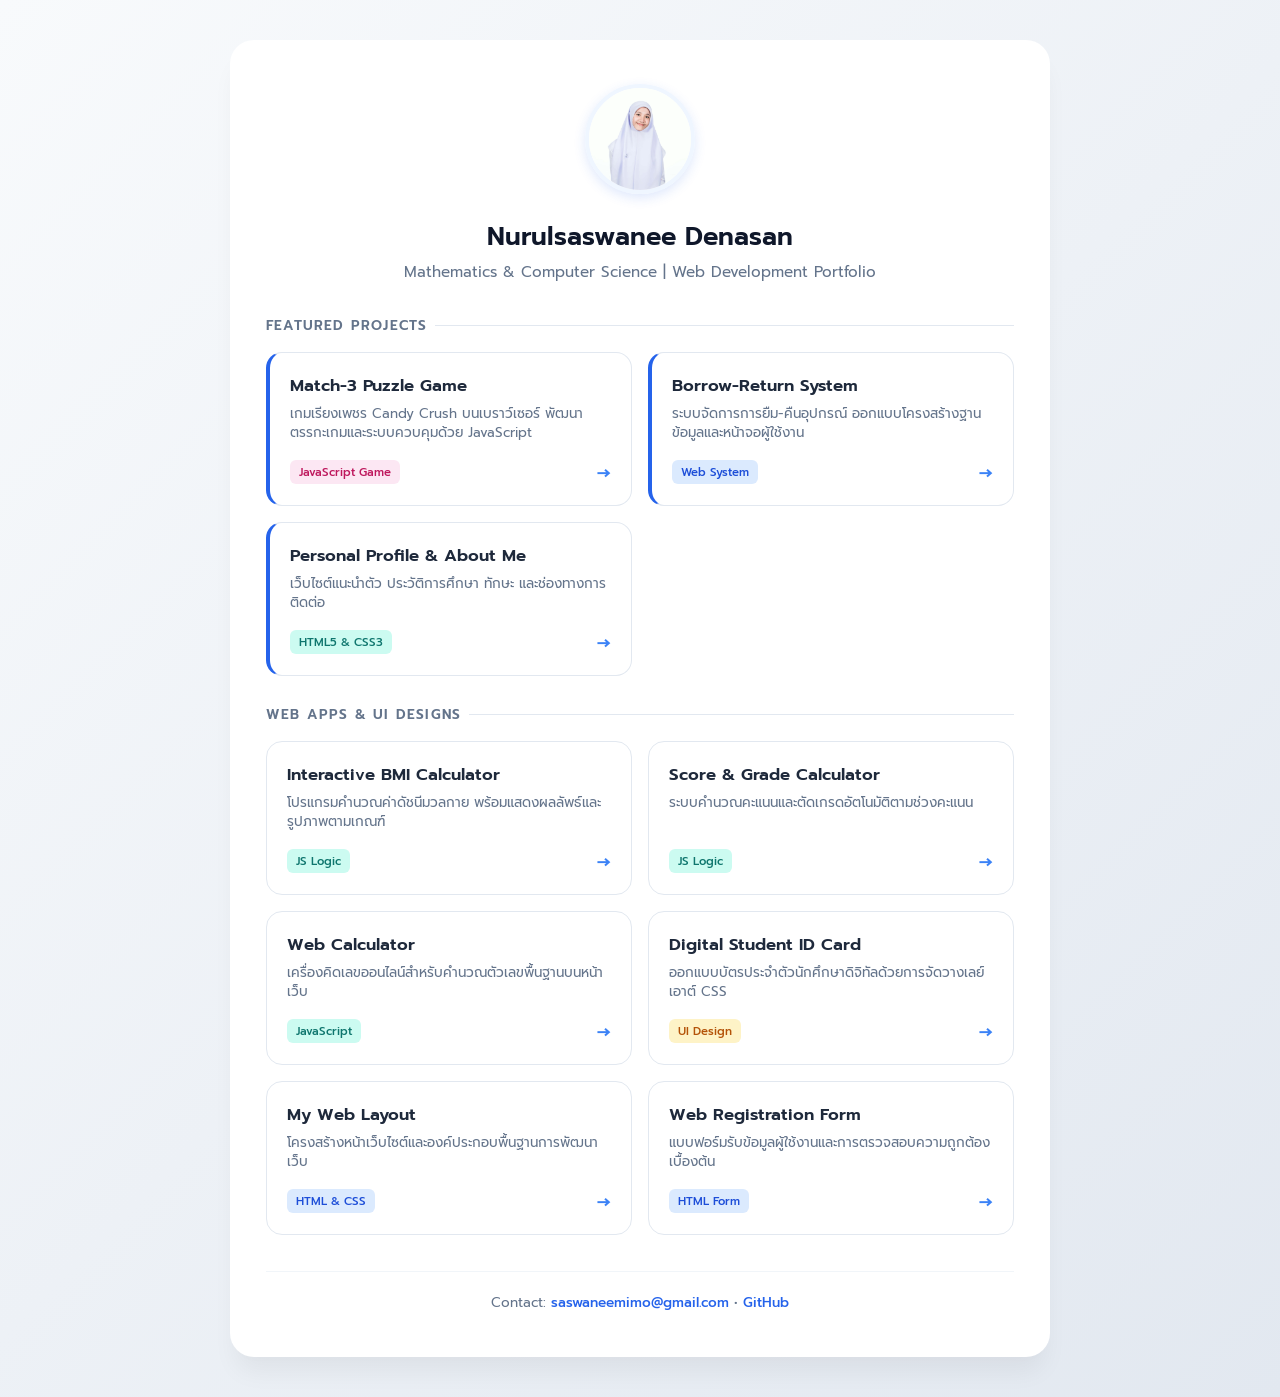
<file: index.html>
<!DOCTYPE html>
<html lang="th">
<head>
    <meta charset="UTF-8">
    <meta name="viewport" content="width=device-width, initial-scale=1.0">
    <title>Nurulsaswanee Denasan | Web Portfolio</title>
    <link href="https://fonts.googleapis.com/css2?family=Prompt:wght@300;400;500;600&display=swap" rel="stylesheet">
    <style>
        * {
            box-sizing: border-box;
            margin: 0;
            padding: 0;
        }
        body {
            font-family: 'Prompt', sans-serif;
            background: linear-gradient(135deg, #f8fafc 0%, #e2e8f0 100%);
            color: #1e293b;
            min-height: 100vh;
            display: flex;
            justify-content: center;
            align-items: center;
            padding: 40px 20px;
        }
        .portfolio-card {
            background: #ffffff;
            max-width: 820px;
            width: 100%;
            border-radius: 24px;
            padding: 44px 36px;
            box-shadow: 0 20px 25px -5px rgba(0, 0, 0, 0.05), 0 8px 10px -6px rgba(0, 0, 0, 0.01);
            text-align: center;
        }
        .avatar {
            width: 110px;
            height: 110px;
            border-radius: 50%;
            object-fit: cover;
            border: 4px solid #eff6ff;
            box-shadow: 0 4px 12px rgba(37, 99, 235, 0.15);
            margin-bottom: 16px;
        }
        .name {
            font-size: 1.6rem;
            font-weight: 600;
            color: #0f172a;
            margin-bottom: 4px;
        }
        .role {
            font-size: 0.95rem;
            color: #64748b;
            margin-bottom: 32px;
        }
        .section-title {
            font-size: 0.85rem;
            text-transform: uppercase;
            letter-spacing: 1.2px;
            color: #64748b;
            font-weight: 600;
            margin: 28px 0 16px 0;
            text-align: left;
            display: flex;
            align-items: center;
            gap: 8px;
        }
        .section-title::after {
            content: "";
            flex: 1;
            height: 1px;
            background: #e2e8f0;
        }
        .project-grid {
            display: grid;
            grid-template-columns: repeat(auto-fit, minmax(240px, 1fr));
            gap: 16px;
        }
        .project-item {
            display: flex;
            flex-direction: column;
            justify-content: space-between;
            padding: 20px;
            border: 1px solid #e2e8f0;
            border-radius: 16px;
            text-decoration: none;
            color: inherit;
            background: #ffffff;
            transition: all 0.25s ease;
            text-align: left;
        }
        .project-item:hover {
            border-color: #3b82f6;
            background: #eff6ff;
            transform: translateY(-3px);
            box-shadow: 0 10px 15px -3px rgba(59, 130, 246, 0.12);
        }
        .project-item.featured {
            border-left: 4px solid #2563eb;
        }
        .project-item h3 {
            font-size: 1.05rem;
            font-weight: 600;
            color: #1e293b;
            margin-bottom: 6px;
        }
        .project-item p {
            font-size: 0.84rem;
            color: #64748b;
            line-height: 1.45;
            margin-bottom: 16px;
        }
        .card-footer {
            display: flex;
            justify-content: space-between;
            align-items: center;
        }
        .badge {
            font-size: 0.72rem;
            padding: 3px 9px;
            border-radius: 6px;
            background: #dbeafe;
            color: #1d4ed8;
            font-weight: 500;
        }
        .badge-pink { background: #fce7f3; color: #be185d; }
        .badge-teal { background: #ccfbf1; color: #0f766e; }
        .badge-amber { background: #fef3c7; color: #b45309; }
        .arrow {
            font-size: 1.1rem;
            color: #3b82f6;
            font-weight: bold;
            transition: transform 0.2s ease;
        }
        .project-item:hover .arrow {
            transform: translateX(4px);
        }
        .footer {
            margin-top: 36px;
            padding-top: 20px;
            border-top: 1px solid #f1f5f9;
            font-size: 0.85rem;
            color: #64748b;
        }
        .footer a {
            color: #2563eb;
            text-decoration: none;
            font-weight: 500;
        }
        .footer a:hover {
            text-decoration: underline;
        }
    </style>
</head>
<body>

    <div class="portfolio-card">
        <img src="Web/aboutme/me.jpg" alt="Nurulsaswanee Denasan" class="avatar" onerror="this.style.display='none'">
        
        <h1 class="name">Nurulsaswanee Denasan</h1>
        <p class="role">Mathematics & Computer Science | Web Development Portfolio</p>

        <!-- หมวดที่ 1: โปรเจกต์เด่น -->
        <div class="section-title">Featured Projects</div>
        <div class="project-grid">
            <a href="Web/Candy_Crush_Game.html" class="project-item featured">
                <div>
                    <h3>Match-3 Puzzle Game</h3>
                    <p>เกมเรียงเพชร Candy Crush บนเบราว์เซอร์ พัฒนาตรรกะเกมและระบบควบคุมด้วย JavaScript</p>
                </div>
                <div class="card-footer">
                    <span class="badge badge-pink">JavaScript Game</span>
                    <span class="arrow">→</span>
                </div>
            </a>

            <a href="Web/borrow-return_system/borrow-return.html" class="project-item featured">
                <div>
                    <h3>Borrow-Return System</h3>
                    <p>ระบบจัดการการยืม-คืนอุปกรณ์ ออกแบบโครงสร้างฐานข้อมูลและหน้าจอผู้ใช้งาน</p>
                </div>
                <div class="card-footer">
                    <span class="badge">Web System</span>
                    <span class="arrow">→</span>
                </div>
            </a>

            <a href="Web/aboutme/aboutmeV4.html" class="project-item featured">
                <div>
                    <h3>Personal Profile & About Me</h3>
                    <p>เว็บไซต์แนะนำตัว ประวัติการศึกษา ทักษะ และช่องทางการติดต่อ</p>
                </div>
                <div class="card-footer">
                    <span class="badge badge-teal">HTML5 & CSS3</span>
                    <span class="arrow">→</span>
                </div>
            </a>
        </div>

        <!-- หมวดที่ 2: เว็บแอปพลิเคชันและงานออกแบบ -->
        <div class="section-title">Web Apps & UI Designs</div>
        <div class="project-grid">
            <a href="Web/bmiform/bmiform.html" class="project-item">
                <div>
                    <h3>Interactive BMI Calculator</h3>
                    <p>โปรแกรมคำนวณค่าดัชนีมวลกาย พร้อมแสดงผลลัพธ์และรูปภาพตามเกณฑ์</p>
                </div>
                <div class="card-footer">
                    <span class="badge badge-teal">JS Logic</span>
                    <span class="arrow">→</span>
                </div>
            </a>

            <a href="Web/score_grade/score2grade.html" class="project-item">
                <div>
                    <h3>Score & Grade Calculator</h3>
                    <p>ระบบคำนวณคะแนนและตัดเกรดอัตโนมัติตามช่วงคะแนน</p>
                </div>
                <div class="card-footer">
                    <span class="badge badge-teal">JS Logic</span>
                    <span class="arrow">→</span>
                </div>
            </a>

            <a href="Web/calculate.html" class="project-item">
                <div>
                    <h3>Web Calculator</h3>
                    <p>เครื่องคิดเลขออนไลน์สำหรับคำนวณตัวเลขพื้นฐานบนหน้าเว็บ</p>
                </div>
                <div class="card-footer">
                    <span class="badge badge-teal">JavaScript</span>
                    <span class="arrow">→</span>
                </div>
            </a>

            <a href="Web/mycard/mycard.html" class="project-item">
                <div>
                    <h3>Digital Student ID Card</h3>
                    <p>ออกแบบบัตรประจำตัวนักศึกษาดิจิทัลด้วยการจัดวางเลย์เอาต์ CSS</p>
                </div>
                <div class="card-footer">
                    <span class="badge badge-amber">UI Design</span>
                    <span class="arrow">→</span>
                </div>
            </a>

            <a href="Web/myweb/myweb.html" class="project-item">
                <div>
                    <h3>My Web Layout</h3>
                    <p>โครงสร้างหน้าเว็บไซต์และองค์ประกอบพื้นฐานการพัฒนาเว็บ</p>
                </div>
                <div class="card-footer">
                    <span class="badge">HTML & CSS</span>
                    <span class="arrow">→</span>
                </div>
            </a>

            <a href="Web/form/form.html" class="project-item">
                <div>
                    <h3>Web Registration Form</h3>
                    <p>แบบฟอร์มรับข้อมูลผู้ใช้งานและการตรวจสอบความถูกต้องเบื้องต้น</p>
                </div>
                <div class="card-footer">
                    <span class="badge">HTML Form</span>
                    <span class="arrow">→</span>
                </div>
            </a>
        </div>

        <div class="footer">
            Contact: <a href="mailto:saswaneemimo@gmail.com">saswaneemimo@gmail.com</a> • 
            <a href="https://github.com/Nurulsaswanee" target="_blank">GitHub</a>
        </div>
    </div>

</body>
</html>
</file>
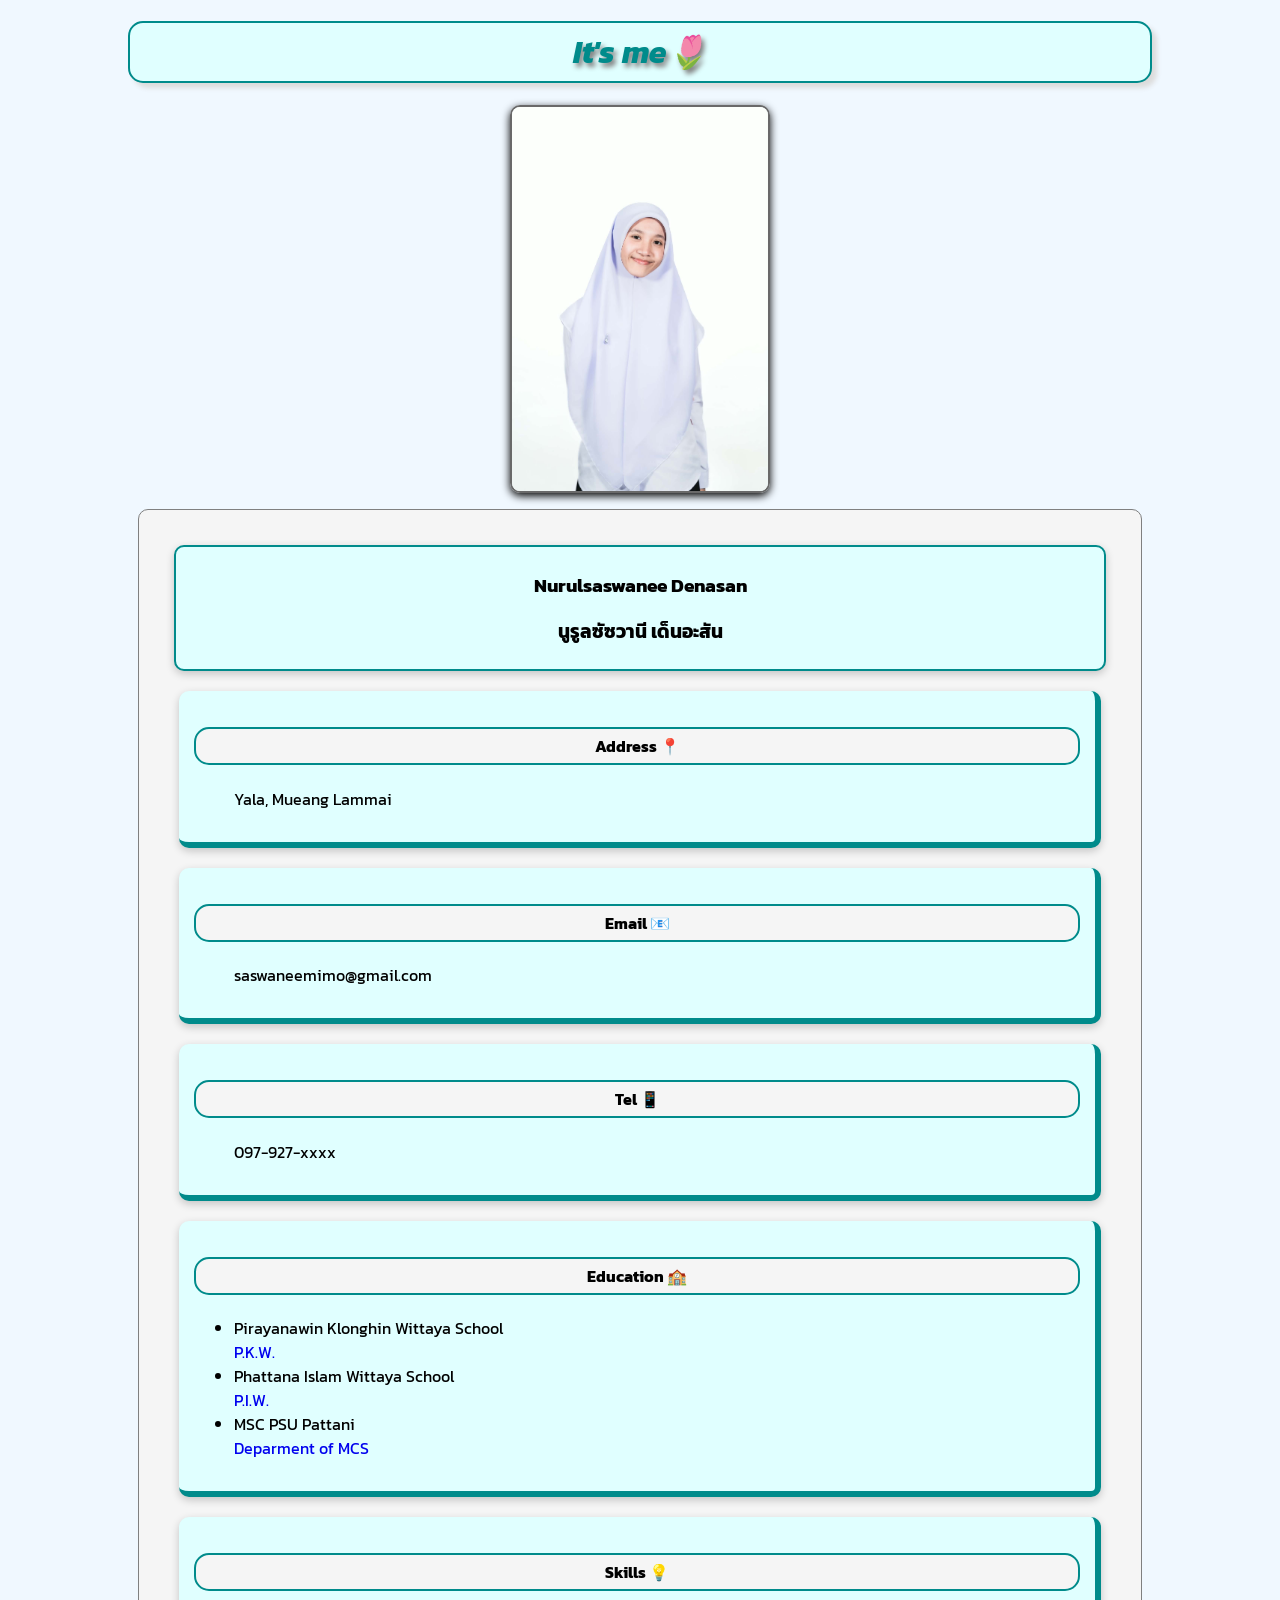
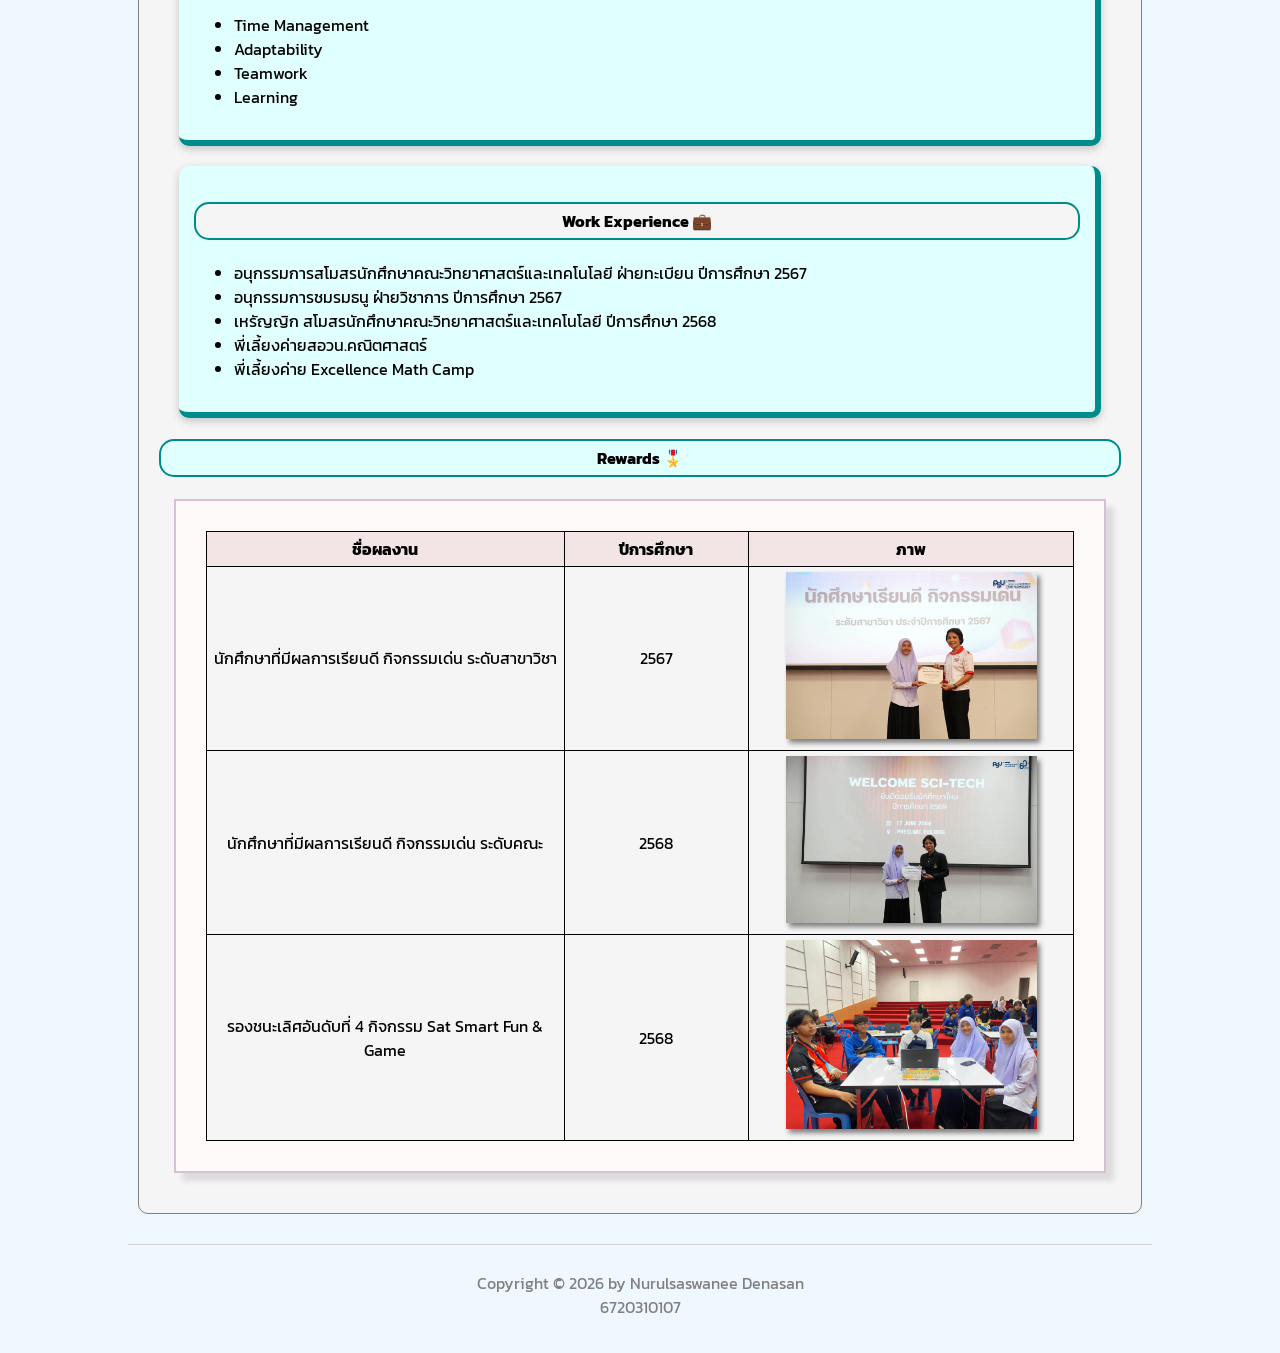
<file: Web/aboutme/aboutmeV4.html>
<!DOCTYPE html>
<html>

<head>
    <title>About Me</title>
    <meta http-equiv="Content-Type" content="text/html;charset=UTF-8">
    <link rel="stylesheet" href="https://fonts.googleapis.com/css?family=Audiowide|Sofia|Kanit">
    <link rel="icon" type="image/x-icon" href="webicon.jpg">

    <style>
        /* internal CS */
        body {
            font-family: Kanit, Times, serif;
            background-color: aliceblue;
            color: black;
            margin-left: 10%;
            margin-right: 10%;
        }

        h1 {
            background-color: lightcyan;
            color: darkcyan;
            text-align: center;
            border: 2px solid darkcyan;
            padding: 5px;
            border-radius: 15px;
            text-shadow: 3px 4px 5px grey;
            box-shadow: 5px 5px 5px gainsboro;
        }

        h4 {
            background-color: whitesmoke;
            color: black;
            text-align: center;
            border: 2px solid darkcyan;
            padding: 5px;
            border-radius: 15px;
        }

        .frame {
            border: 1px solid gray;
            margin: 10px;
            padding: 20px;
            background-color: WhiteSmoke;
            border-radius: 10px;
        }

        .name {
            background-color: lightcyan;
            color: black;
            border: 2px solid darkcyan;
            padding: 5px;
            border-radius: 10px;
            text-align: center;
            box-shadow: 0 3px 8px rgba(0, 0, 0, .2);
            margin: 15px;
        }

        .bgrd-table {
            background-color: rgb(243, 229, 229);
        }

        .contrainer {
            border: 2px solid thistle;
            padding: 30px;
            margin-top: 20px;
            margin-left: 15px;
            margin-right: 15px;
            background-color: snow;
            box-shadow: 8px 8px 5px gainsboro;
            margin-bottom: 20px;
        }

        footer {
            color: grey;
            padding: 10px;
            font-family: kanit;

            border-top:1px solid lightgray;
            margin-top:30px;
            text-align:center;
        }

        a:link {
            text-decoration: none;
        }

        th,td {
            color: black;
            padding: 5px;
            text-align: center;
            border: 1px solid black;
            margin-left: 15px;
            margin-right: 15px;
        }

        .th1{
            width: 40%;
        }

        .th2{
            width: 20%;
        }

        .section{
            background-color: lightcyan;
            border-right: 6px solid darkcyan;
            border-bottom: 6px solid darkcyan;
            padding: 15px;
            margin: 20px;
            border-radius: 10px;
            box-shadow: 0 3px 8px rgba(0, 0, 0, .2);
        }

        table{
            border-collapse: collapse;
            background-color: whitesmoke;
            width: 100%;
            table-layout: fixed;
        }

        .img{
            border: 2px solid rgb(105, 105, 105);
            border-radius: 10px;
            box-shadow: 0 3px 8px black;
        }

        .img-table{
            box-shadow: 3px 4px 5px gray;
        }


    </style>

</head>

<body>
    <h1><b><i>It's me🌷</i></b></h1>
    
    <center><img src="me.jpg" alt="Photo" width="25%" class="img"></center>

    <div class="frame">
        <div class="name h4">
            <h3><b>Nurulsaswanee Denasan</b></h3>
            <h3>นูรูลซัซวานี เด็นอะสัน</h3>
        </div>

        <div class="section">
        <h4>Address 📍</h4>
        <p>
        <blockquote>Yala, Mueang Lammai</blockquote>
        </p>
        </div>

        <div class="section">
        <h4>Email 📧</h4>
        <p>
        <blockquote>saswaneemimo@gmail.com</blockquote>
        </p>
        </div>

        <div class="section">
        <h4>Tel 📱</h4>
        <p>
        <blockquote>097-927-xxxx</blockquote>
        </p>
        </div>

        <div class="section">
        <h4>Education 🏫</h4>
        <ul>
            <li>Pirayanawin Klonghin Wittaya School</li>
            <a href="https://piraya.ac.th/">P.K.W.</a>
            <li>Phattana Islam Wittaya School</li>
            <a href="https://www.facebook.com/piwlammai/?locale=th_TH">P.I.W.</a>
            <li>MSC PSU Pattani</li>
            <a href="https://www.mcs.psu.ac.th/">Deparment of MCS</a>
        </ul>
        </div>

        <div class="section">
        <h4>Skills 💡</h4>
        <ul>
            <li>Time Management</li>
            <li>Adaptability</li>
            <li>Teamwork</li>
            <li>Learning</li>
        </ul>
        </div>

        <div class="section">
        <h4>Work Experience 💼</h4>
        <ul>
            <li>อนุกรรมการสโมสรนักศึกษาคณะวิทยาศาสตร์และเทคโนโลยี ฝ่ายทะเบียน ปีการศึกษา 2567</li>
            <li>อนุกรรมการชมรมธนู ฝ่ายวิชาการ ปีการศึกษา 2567</li>
            <li>เหรัญญิก สโมสรนักศึกษาคณะวิทยาศาสตร์และเทคโนโลยี ปีการศึกษา 2568</li>
            <li>พี่เลี้ยงค่ายสอวน.คณิตศาสตร์</li>
            <li>พี่เลี้ยงค่าย Excellence Math Camp</li>
        </ul>
        </div>

        <h4 style="background-color: lightcyan;">Rewards 🎖️</h4>
        <div class="contrainer">

            <table>
                <tr>
                    <th class="bgrd-table th1">ชื่อผลงาน</th>
                    <th class="bgrd-table th2">ปีการศึกษา</th>
                    <th class="bgrd-table">ภาพ</th>
                </tr>
                <tr>
                    <td>นักศึกษาที่มีผลการเรียนดี กิจกรรมเด่น ระดับสาขาวิชา</td>
                    <td>2567</td>
                    <td>
                        <center><img src="2.jpg" alt="No" width="80%" class="img-table"></center>
                    </td>
                </tr>
                <tr>
                    <td>นักศึกษาที่มีผลการเรียนดี กิจกรรมเด่น ระดับคณะ</td>
                    <td>2568</td>
                    <td>
                        <center><img src="1.jpg" alt="No" width="80%" class="img-table"></center>
                    </td>
                </tr>
                <tr>
                    <td>รองชนะเลิศอันดับที่ 4 กิจกรรม Sat Smart Fun & Game</td>
                    <td>2568</td>
                    <td>
                        <center><img src="3.jpg" alt="No" width="80%" class="img-table"></center>
                    </td>
                </tr>
            </table>
  
        </div>
    </div>

<footer>
    <center>
        <p>Copyright &copy; 2026 by Nurulsaswanee Denasan <br> 6720310107</p>
    </center>
</footer>
</body>

</html>
</file>
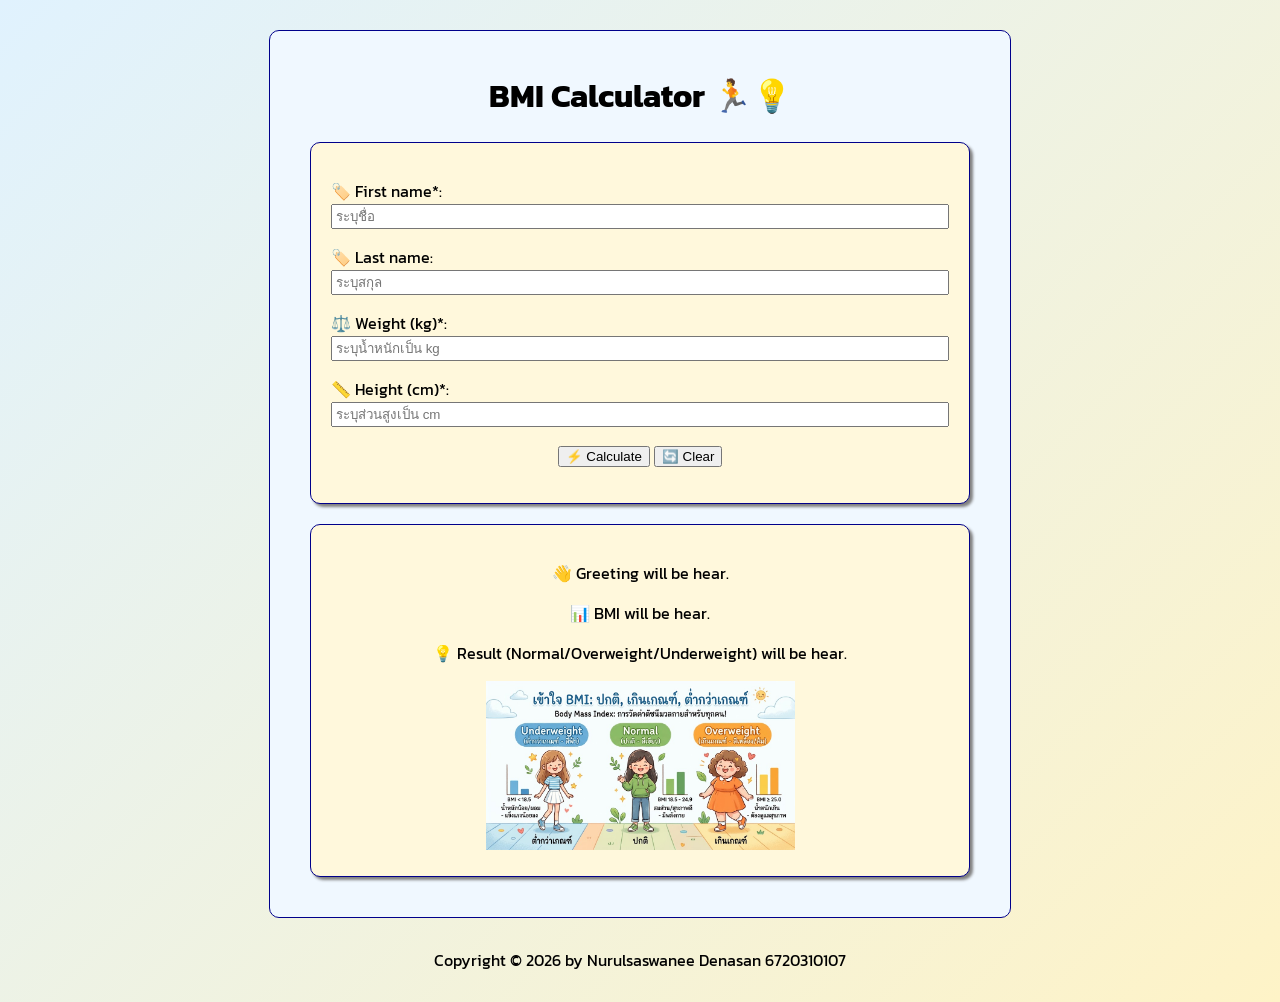
<file: Web/bmiform/bmiform.html>
<!-- bmiform.html -->
<!DOCTYPE html>
<!-- html>head+body+footer -->
<html>

<head>
    <title>BMI Calculator</title>
    <meta charset="utf-8">
    <meta name="viewport" content="width=device-width, initial-scale=1.0">
    <link rel="icon" type="image/x-icon" href="bmi.png">
    <!-- Google Fonts: Kanit -->
    <link href="https://fonts.googleapis.com/css2?family=Kanit:wght@300;400;500;600&display=swap" rel="stylesheet">
    <script>
        function calgrade() {
            let fnme = document.getElementById("fname").value;
            let lnme = document.getElementById("lname").value;
            if (fnme == "") {//if fname is empty
                alert("Please input your first name");
                document.getElementById("fname").focus(); //move cursor to id=fname
                return;
            }
            document.getElementById("grt").innerHTML = "👋 Hello, " + fnme + " " + lnme;
            let w = document.getElementById("wgt").value; //อ่านค่า weight จากฟอร์ม
            let h = document.getElementById("hgt").value; //อ่านค่า height จากฟอร์ม
            if (w == "") {
                alert("Please fill in your weight in kg.");
                document.getElementById("wgt").focus();
                return;
            }
            let kg = parseFloat(w);
            if (kg < 0 || kg > 300) {
                alert("Incorrent weight จ้า กรอกใหม่");
                document.getElementById("wgt").focus();
                return;
            }
            if (h == "") {
                alert("Please fill in your height in cm.");
                document.getElementById("hgt").focus();
                return;
            }
            let cm = parseFloat(h);
            if (cm < 0 || cm > 300) {
                alert("Incorrent height จ้า กรอกใหม่");
                document.getElementById("hgt").focus();
                return;
            }

            let hM = cm / 100;
            let bmi = kg / (hM ** 2); //คำนวณหาค่าbmi
            document.getElementById("bmi").innerHTML = "📊 BMI = " + bmi.toFixed(2);
            let rst = 'NA';
            let imgName = 'default.jpg';
            if (bmi >= 25) {
                rst = 'overweight';
                imgName = 'overweight.jpg'
            } else if (bmi >= 18.5) {
                rst = 'normal';
                imgName = 'normal.jpg'
            } else {
                rst = 'underweight';
                imgName = 'underweight.jpg'
            }
            document.getElementById("rst").innerHTML = "💡 Result = " + rst;
            document.getElementById("img_rs").src = imgName;
        }
        function checkError() {
            let w = document.getElementById("wgt").value; //อ่านค่า weight จากฟอร์ม
            let h = document.getElementById("hgt").value; //อ่านค่า height จากฟอร์ม
            if (w == "") {
                alert("Please fill in your weight in kg.");
                document.getElementById("wgt").focus();
                return;
            }
            if (w < 0 || w > 300) {
                alert("Incorrent weight จ้า กรอกใหม่");
                document.getElementById("wgt").focus();
                return;
            }
            
            if (h == "") {
                alert("Please fill in your height in cm.");
                document.getElementById("hgt").focus();
                return;
            }
            if (h < 0 || h > 300) {
                alert("Incorrent height จ้า กรอกใหม่");
                document.getElementById("hgt").focus();
                return;
            }
        }
    </script>
    <style>
        body{
            background: linear-gradient(135deg, #e0f2fe 0%, #fef3c7 100%);
            font-family: 'Kanit', sans-serif;
        }
        .frm {
            margin: 30px auto;
            border-radius: 10px;
            border: 1px solid darkblue;
            padding: 20px;
            background-color: aliceblue;
            /* text-align: center; */
            max-width: 700px;
        }

        .card-form {
            margin: 20px;
            border-radius: 10px;
            border: 1px solid darkblue;
            padding: 20px;
            background-color: cornsilk;
            box-shadow: 3px 3px 3px gray;
        }

        .card-rs {
            margin: 20px;
            border-radius: 10px;
            border: 1px solid darkblue;
            padding: 20px;
            background-color: cornsilk;
            box-shadow: 3px 3px 3px gray;
            text-align: center;
        }

        input[type="text"], input[type="number"] {
            width: 100%;       
            padding: 3px;     
            box-sizing: border-box; 
        }

        footer {
            text-align: center;
            margin: 30px;
            border-radius: 10px;
        }
    </style>
</head>

<body>
    <div class="frm">
        <center>
            <h1>BMI Calculator 🏃💡</h1>
        </center>
        <form class="card-form">
            <p>
                <label for="fname">🏷️ First name*:</label><br>
                <input type="text" id="fname" name="fname" placeholder="ระบุชื่อ" required>
            </p>
            <p>
                <label for="lname">🏷️ Last name:</label><br>
                <input type="text" id="lname" name="lname" placeholder="ระบุสกุล">
            </p>
            <p>
                <label for="wgt">⚖️ Weight (kg)*:</label><br>
                <input type="number" id="wgt" name="wgt" placeholder="ระบุน้ำหนักเป็น kg"
                    required>
            </p>
            <p>
                <label for="hgt">📏 Height (cm)*:</label><br>
                <input type="number" id="hgt" name="hgt" placeholder="ระบุส่วนสูงเป็น cm"
                    required>
            </p>
            <center><p><button type="button" onclick="calgrade()">⚡ Calculate</button>
                <button type="reset">🔄 Clear</button>
            </p></center>
        </form>
        <div class="card-rs">
            <p id="grt">👋 Greeting will be hear.</p>
            <p id="bmi">📊 BMI will be hear.</p>
            <p id="rst">💡 Result (Normal/Overweight/Underweight) will be hear.</p>
            <img src="default.jpg" alt="BMI Result Image" id="img_rs" width="50%">
        </div>
    </div>
</body>
<footer>Copyright &copy; 2026 by Nurulsaswanee Denasan 6720310107</footer>

</html>
</file>
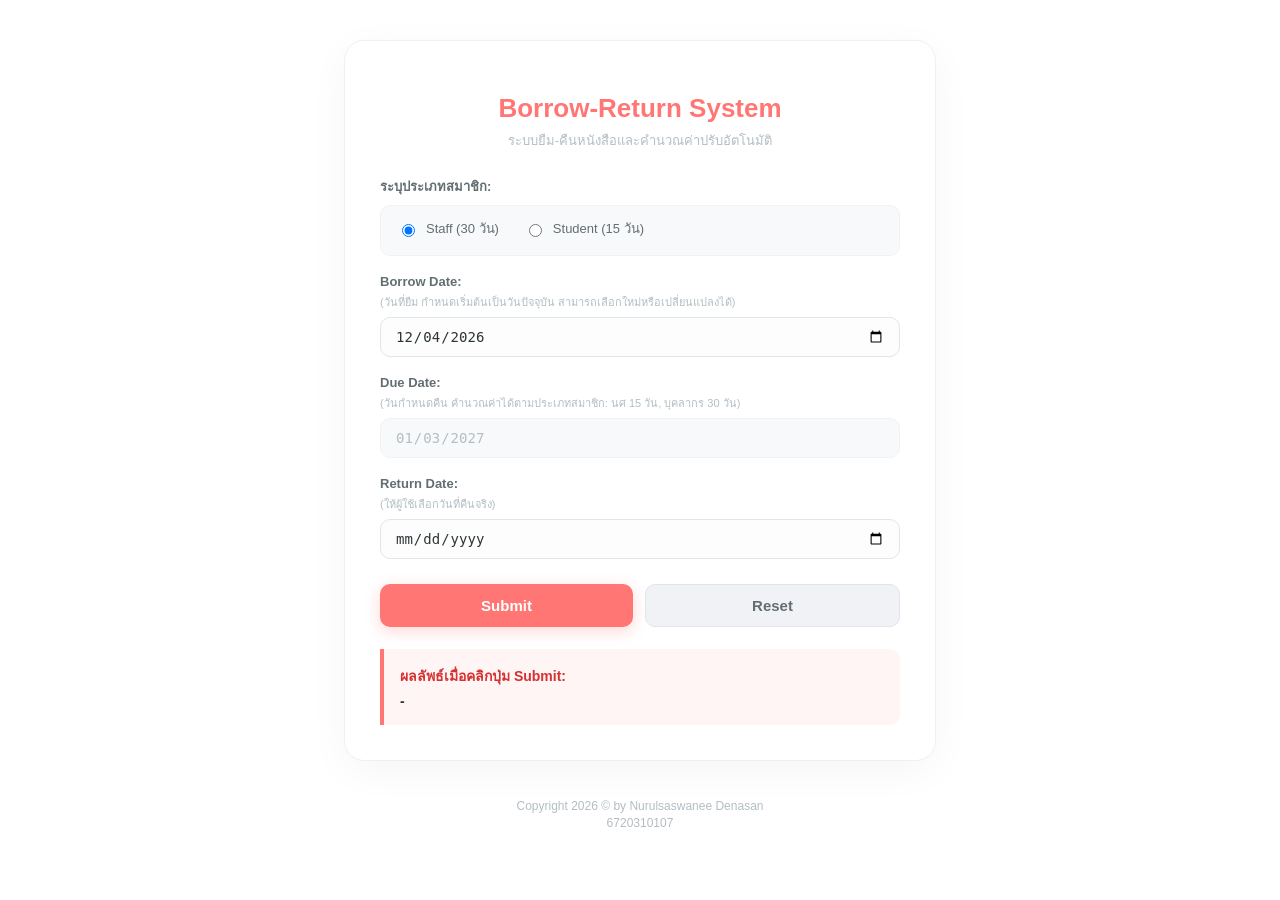
<file: Web/borrow-return_system/borrow-return.html>
<!DOCTYPE html>
<html lang="th">

<head>
    <title>Borrow-Return System</title>
    <meta charset="utf-8">
    <link rel="icon" type="image/x-icon" href="borrow.png">
    <style>
        body {
            font-family: 'Prompt', 'Segoe UI', Tahoma, sans-serif;
            background: #ffffff;
            color: #2b2b2b;
            margin: 0;
            padding: 40px 20px;
            display: flex;
            flex-direction: column;
            align-items: center;
            min-height: 100vh;
            box-sizing: border-box;
        }

        .container {
            background: #ffffff;
            padding: 35px;
            border-radius: 20px;
            box-shadow: 0 10px 40px rgba(0, 0, 0, 0.04);
            border: 1px solid #f0f0f0;
            width: 100%;
            max-width: 520px;
        }

        h1 {
            color: #ff7675;
            font-size: 26px;
            margin-bottom: 6px;
            text-align: center;
            font-weight: 600;
        }

        .subtitle {
            text-align: center;
            color: #b2bec3;
            font-size: 13px;
            margin-bottom: 25px;
            font-weight: 400;
        }

        .form-group {
            margin-bottom: 18px;
        }

        label {
            font-weight: 600;
            display: block;
            margin-bottom: 4px;
            color: #636e72;
            font-size: 13px;
        }

        .desc {
            font-size: 11px;
            color: #b2bec3;
            margin-bottom: 6px;
        }

        input[type="date"] {
            width: 100%;
            padding: 10px 14px;
            border: 1px solid #dfe6e9;
            border-radius: 10px;
            font-size: 14px;
            box-sizing: border-box;
            background-color: #fdfdfd;
            color: #2d3436;
            transition: all 0.2s ease;
        }

        input[type="date"]:focus {
            border-color: #ff7675;
            outline: none;
            box-shadow: 0 0 0 4px rgba(255, 118, 117, 0.1);
            background-color: #fff;
        }

        input[readonly] {
            background-color: #f8f9fa;
            border-color: #f1f2f6;
            color: #b2bec3;
        }

        .radio-group {
            display: flex;
            gap: 25px;
            margin-top: 8px;
            background: #f8f9fa;
            padding: 12px 16px;
            border-radius: 10px;
            border: 1px solid #f1f2f6;
        }

        .radio-group label {
            font-weight: 500;
            cursor: pointer;
            display: flex;
            align-items: center;
            gap: 8px;
            color: #636e72;
        }

        .btn-container {
            display: flex;
            gap: 12px;
            margin-top: 25px;
        }

        button {
            flex: 1;
            padding: 12px;
            border: none;
            border-radius: 10px;
            font-size: 15px;
            font-weight: 600;
            cursor: pointer;
            transition: transform 0.1s, opacity 0.2s;
        }

        button[type="button"] {
            background-color: #ff7675;
            color: white;
            box-shadow: 0 4px 15px rgba(255, 118, 117, 0.3);
        }

        button[type="reset"] {
            background-color: #f1f2f6;
            color: #636e72;
            border: 1px solid #dfe6e9;
        }

        .result-box {
            margin-top: 22px;
            padding: 16px;
            background: #fff5f5;
            border-left: 4px solid #ff7675;
            border-radius: 0 10px 10px 0;
            font-size: 14px;
        }

        .result-box b {
            color: #d63031;
        }

        #rs {
            display: block;
            margin-top: 6px;
            font-weight: 600;
            color: #2d3436;
        }

        footer {
            margin-top: 25px;
            text-align: center;
            font-size: 12px;
            color: #b2bec3;
            line-height: 1.4;
        }
    </style>
    <script>
        function cal2show() {
            let m_type = document.querySelector('input[name="m_type"]:checked').value;
            let b_date = document.getElementById("borrowDate").value; 
            if (b_date == "") {
                alert("Please select Borrow Date."); return;
            }
            let r_date = document.getElementById("returnDate").value; 
            if (r_date == "") {
                alert("Please select Return Date."); return;
            }
            
            let b_time = new Date(b_date).getTime();
            let r_time = new Date(r_date).getTime();

            if (r_time < b_time) {
                alert("Return Date cannot be earlier than Borrow Date."); return;
            }

            let d_date = new Date(b_date);
            let allowDays = (m_type === "Staff") ? 30 : 15;
            d_date.setDate(d_date.getDate() + allowDays);
            let d_time = d_date.getTime();

            let rs = "";
            let diff = r_time - d_time;
            let overdueDays = Math.ceil(diff / (1000 * 60 * 60 * 24));

            if (overdueDays <= 0) {
                rs = "(1) คืนสำเร็จ (ไม่มีค่าปรับ)";
            } else {
                let fine = overdueDays * 5;
                rs = "(2) คืนเกินกำหนด มีค่าปรับเป็นจำนวน " + fine + " บาท (เกิน " + overdueDays + " วัน)";
            }

            document.getElementById("rs").innerHTML = rs;
        }

        function updateDueDate() {
            let b_date = document.getElementById("borrowDate").value;
            if (b_date == "") return;

            let m_type = document.querySelector('input[name="m_type"]:checked').value;
            let allowDays = (m_type === "Staff") ? 30 : 15;

            let d_date = new Date(b_date);
            d_date.setDate(d_date.getDate() + allowDays);

            let yyyy = d_date.getFullYear();
            let m = d_date.getMonth() + 1;
            let d = d_date.getDate();
            let mm = (m < 10) ? "0" + m : m;
            let dd = (d < 10) ? "0" + d : d;

            document.getElementById("dueDate").value = yyyy + "-" + mm + "-" + dd;
        }

        function setDefault() {
            let curdate = new Date();  
            let yyyy = curdate.getFullYear();
            let m = curdate.getMonth() + 1; 
            let d = curdate.getDate(); 
            let mm = (m < 10) ? "0" + m : m;
            let dd = (d < 10) ? "0" + d : d;
            let current_date = yyyy + "-" + mm + "-" + dd; 

            document.getElementById("borrowDate").value = current_date;
            updateDueDate();
            document.getElementById("rs").innerHTML = "-";
        }
    </script>
</head>

<body onload="setDefault()">
    <div class="container">
        <h1>Borrow-Return System</h1>
        <div class="subtitle">ระบบยืม-คืนหนังสือและคำนวณค่าปรับอัตโนมัติ</div>
        
        <div class="form-group">
            <label>ระบุประเภทสมาชิก:</label>
            <div class="radio-group">
                <label><input type="radio" id="staff" name="m_type" value="Staff" checked onclick="updateDueDate()"> Staff (30 วัน)</label>
                <label><input type="radio" id="student" name="m_type" value="Student" onclick="updateDueDate()"> Student (15 วัน)</label>
            </div>
        </div>
        
        <div class="form-group">
            <label for="borrowDate">Borrow Date:</label>
            <div class="desc">(วันที่ยืม กำหนดเริ่มต้นเป็นวันปัจจุบัน สามารถเลือกใหม่หรือเปลี่ยนแปลงได้)</div>
            <input type="date" id="borrowDate" name="borrowDate" onchange="updateDueDate()">
        </div>
        
        <div class="form-group">
            <label for="dueDate">Due Date:</label>
            <div class="desc">(วันกำหนดคืน คำนวณค่าได้ตามประเภทสมาชิก: นศ 15 วัน, บุคลากร 30 วัน)</div>
            <input type="date" id="dueDate" name="dueDate" readonly>
        </div>

        <div class="form-group">
            <label for="returnDate">Return Date:</label>
            <div class="desc">(ให้ผู้ใช้เลือกวันที่คืนจริง)</div>
            <input type="date" id="returnDate" name="returnDate">
        </div>
        
        <div class="btn-container">
            <button type="button" onclick="cal2show()">Submit</button>
            <button type="reset" onclick="setTimeout(setDefault, 10)">Reset</button>
        </div>

        <div class="result-box">
            <b>ผลลัพธ์เมื่อคลิกปุ่ม Submit:</b>
            <span id="rs">-</span>
        </div>
    </div>

    <footer>
        <p>Copyright 2026 &copy; by Nurulsaswanee Denasan <br> 6720310107</p>
    </footer>
</body>

</html>
</file>
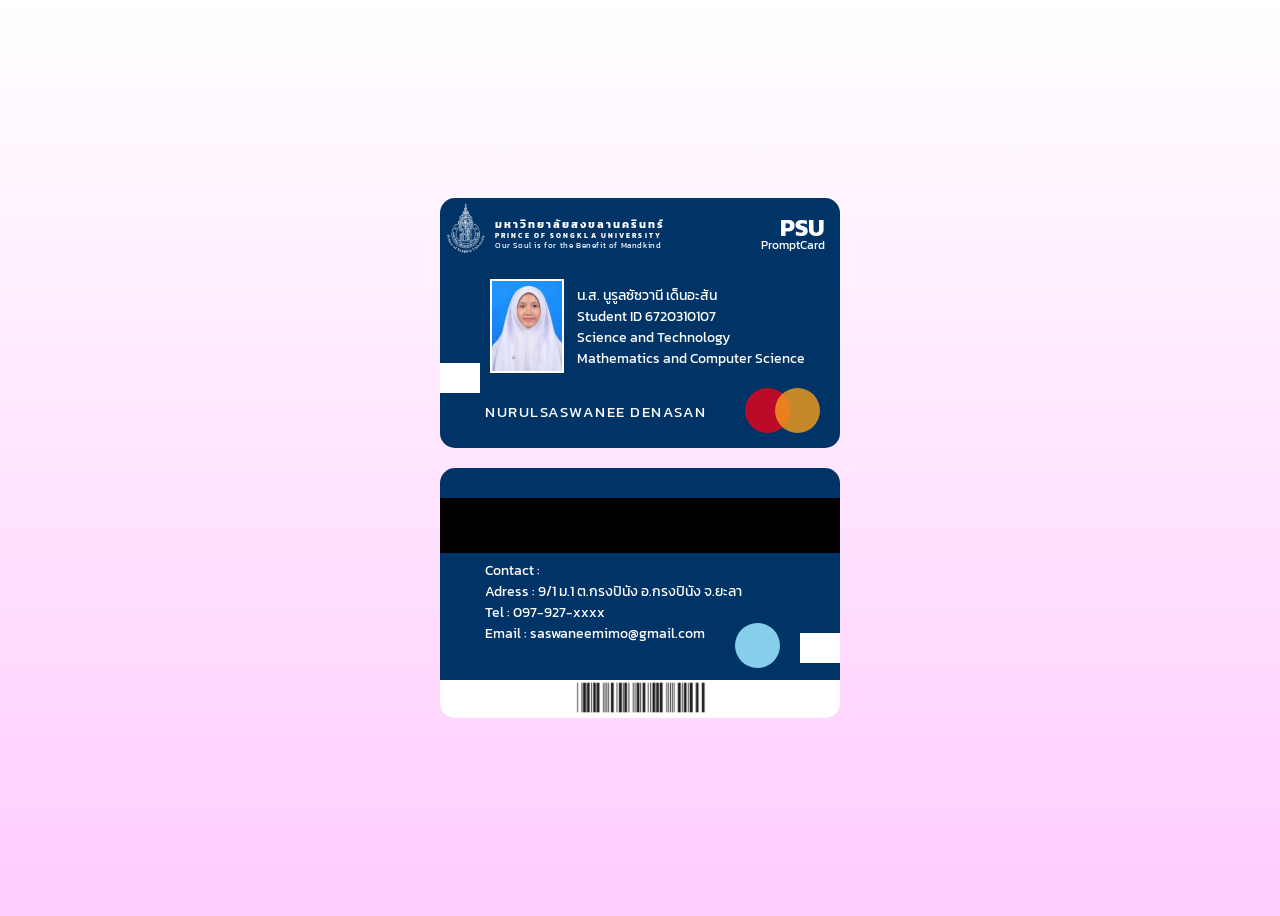
<file: Web/mycard/mycard.html>
<!DOCTYPE html>
<html>
<head>
    <meta charset="UTF-8">
    <title>My Card</title>
    <link rel="icon" type="image/x-icon" href="psu-icon.png">
    <link href="https://fonts.googleapis.com/css2?family=Kanit&display=swap" rel="stylesheet">
    <link rel="stylesheet" href="mystyle.css">
</head>
<body>

    <div class="main-card">
        <div class="front-card">
            <div class="u-logo">
                <img src="psuwhitelogo.gif" alt="not work">
            </div>
            
            <div class="text-one">
                <b style="font-size: 11px; letter-spacing: 2px;">มหาวิทยาลัยสงขลานครินทร์</b><br>
                <b style="font-size: 7px; letter-spacing: 2.1px;">PRINCE OF SONGKLA UNIVERSITY</b><br>
                <small style="font-size: 8px; letter-spacing: 0.6px;">Our Soul is for the Benefit of Mandkind</small>
            </div>

            <div class="text-two">
                <span id="big-text"><b>PSU</b></span><br>
                <span style="font-size: 12px;">PromptCard</span>
            </div>

            <div class="chip"></div>
            <div class="info">
                <p>น.ส. นูรูลซัซวานี เด็นอะสัน</p>
                <p>Student ID 6720310107</p>
                <p>Science and Technology</p>
                <p>Mathematics and Computer Science</p>
            </div>

            <div class="f-square"></div>
            <div class="eng-name">NURULSASWANEE DENASAN</div>
            <div class="my-picture"></div>

            <div class="master-card">
                <div class="circle red"></div>
                <div class="circle yellow"></div>
            </div>
        </div>

        <div class="back-card">
            <div class="b-tab"></div>
            <!-- <div class="reference">
                <span style="letter-spacing: 1px;">Card reference:</span><br>
                5577&nbsp;&nbsp;&nbsp;&nbsp;xxxx<br>
                2327&nbsp;&nbsp;&nbsp;&nbsp;xxxx
            </div> -->
            <div class="contact">
                <p>Contact :</p>
                <p>Adress : 9/1 ม.1 ต.กรงปินัง อ.กรงปินัง จ.ยะลา</p>
                <p>Tel : 097-927-xxxx</p>
                <p>Email : saswaneemimo@gmail.com</p>
            </div>
            <div class="b-square"></div>
            <div class="circle b-blue"></div>
            <div class="barcode">
                <img src="barcode.jpg" alt="bc" width="100%">
            </div>
        </div>
    </div>

</body>
</html>
</file>
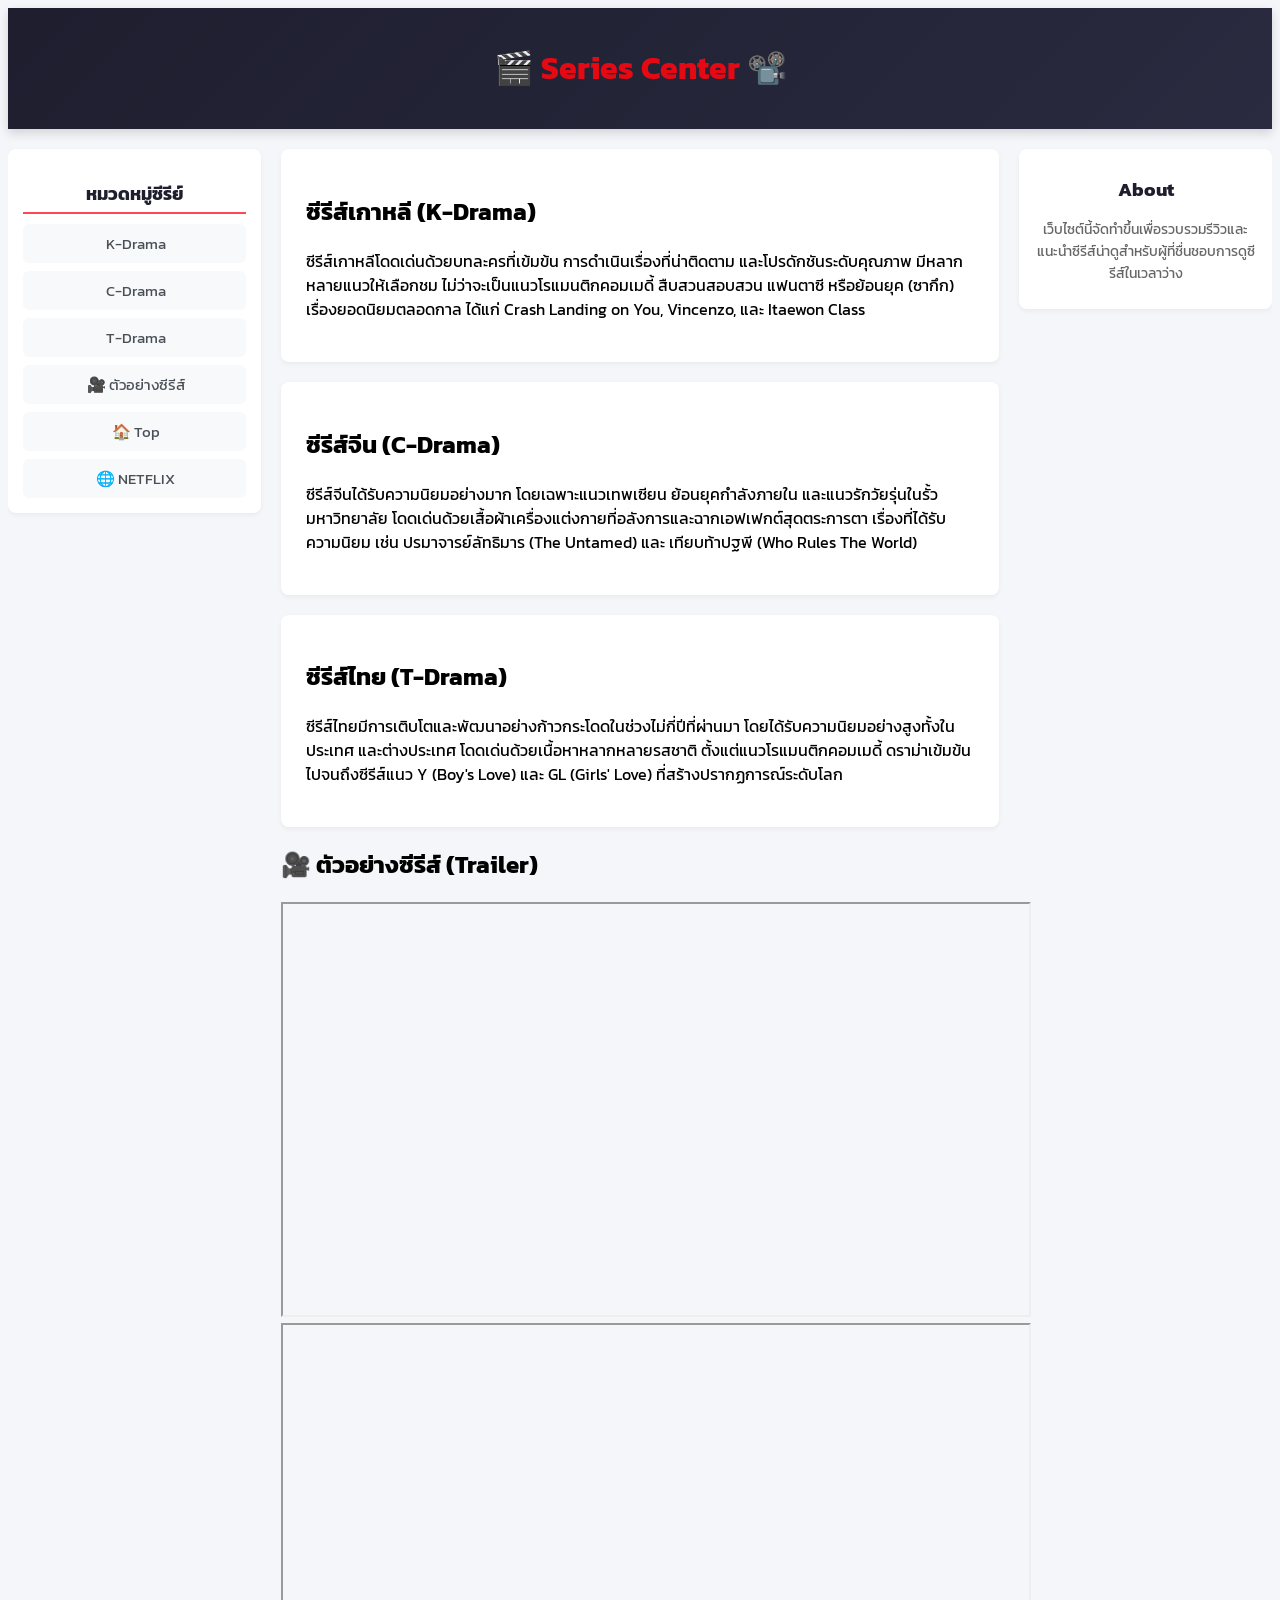
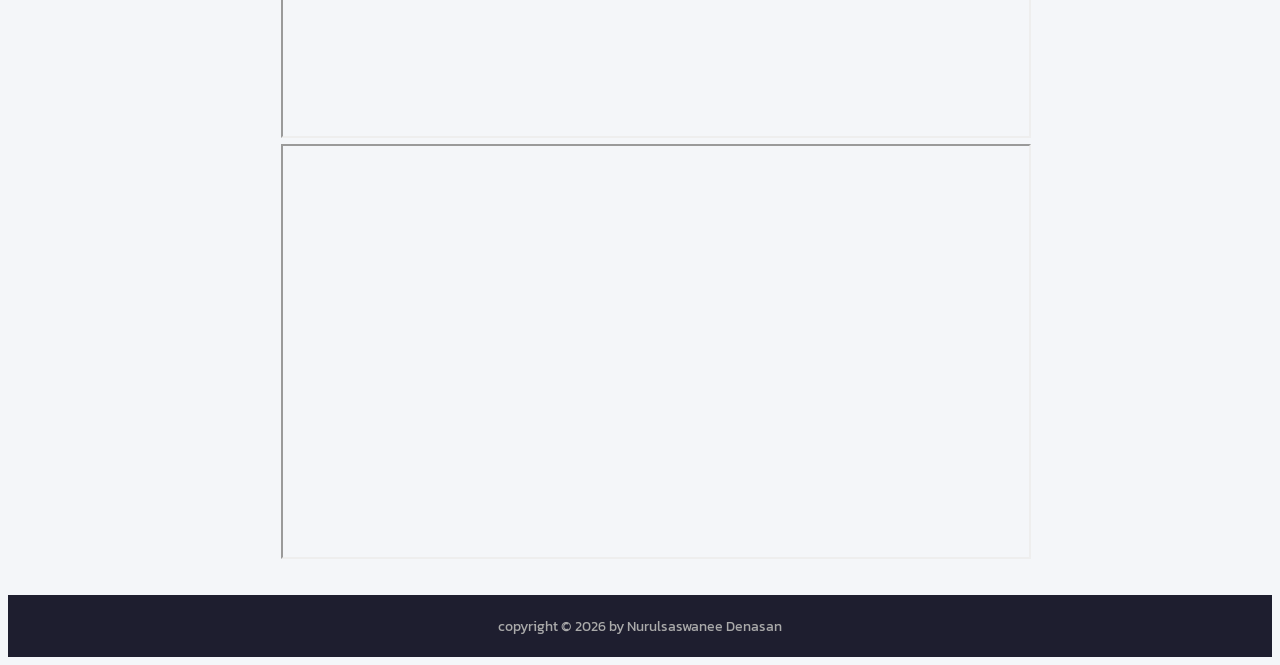
<file: Web/myweb/myweb.html>
<!DOCTYPE html>
<html>

<head>
    <title>My Web</title>
    <meta charset="UTF-8">
    <link rel="stylesheet" href="https://fonts.googleapis.com/css?family=Kanit">
    <link rel="icon" type="image/x-icon" href="iconseries.jpg">

    <meta name="viewport" content="width=device-width, initial-scale=1.0">
    <style>
        * {
            box-sizing: border-box;
            /* color: red */
        }

        body {
            font-family: Kanit;
            color: #aaaaaa;
            background-color: #f4f6f9;
            color: #000000;
            /* line-height: 1.6; */
        }

        .header {
            background: linear-gradient(135deg, #1e1e2f 0%, #2a2a40 100%);
            padding: 15px;
            text-align: center;
            color: #E50914;
            box-shadow: 0 4px 10px rgba(0,0,0,0.15);
        }

        .menu {
            float: left;
            width: 20%;
            text-align: center;
            background-color: #ffffff;
            padding: 15px;
            border-radius: 8px;
            box-shadow: 0 2px 5px rgba(0,0,0,0.05);
            margin-top: 20px;
        }

        .menu h3 {
            font-size: 1.1rem;
            margin-bottom: 10px;
            color: #1e1e2f;
            border-bottom: 2px solid #ff4757;
            padding-bottom: 5px;
        }

        .menu a {
            background-color: #f8f9fa;
            padding: 8px;
            margin-top: 8px;
            display: block;
            width: 100%;
            color: #495057;
            border-radius: 6px;
            font-size: 0.95rem;
            border-left: 3px solid transparent;
            text-decoration: none;
            transition: all 0.3s ease;
        }

        .main {
            float: left;
            width: 60%;
            padding: 0 20px;
            color: black;
            margin-top: 20px;
        }

        .section {
            background-color: #ffffff;
            padding: 25px;
            margin-bottom: 20px;
            border-radius: 8px;
            box-shadow: 0 2px 5px rgba(0,0,0,0.05);
        } 

        .video-container {
            border-radius: 8px;
            margin-top: 15px;
        }

        .right {
            background-color: #ffffff;
            border-radius: 8px;
            box-shadow: 0 2px 5px rgba(0,0,0,0.05);
            text-align: center;
            float: left;
            width: 20%;
            padding: 10px;
            margin-top: 20px;
        }

        .right h2 {
            font-size: 1.2rem;
            color: #1e1e2f;
            margin-bottom: 10px;
        }

        .right p {
            font-size: 0.9rem;
            color: #666;
        }

        footer {
            background-color: #1e1e2f ;
            color: #aaaaaa;
            text-align: center;
            padding: 20px;
            margin-top: 30px;
            font-size: 0.9rem;
        }

        @media only screen and (max-width: 620px) {

            /* For mobile phones: */
            .menu,
            .main,
            .right {
                width: 100%;
            }
        }
    </style>
</head>

<body>

    <div class="header">
        <h1>🎬 Series Center 📽️</h1>
    </div>

    <div style="overflow:auto">
        <div class="menu">
            <h3>หมวดหมู่ซีรีย์</h3>
            <a href="#sec1">K-Drama</a>
            <a href="#sec2">C-Drama</a>
            <a href="#sec3">T-Drama</a>
            <a href="#sec4">🎥 ตัวอย่างซีรีส์</a>
            <a href="myweb.html">🏠 Top</a>
            <a href="https://www.netflix.com/th/" target="_blank">🌐 NETFLIX</a>
        </div>


        <div class="main">
            <section id="sec1" class="section">
                <h2>ซีรีส์เกาหลี (K-Drama)</h2>
                <p>ซีรีส์เกาหลีโดดเด่นด้วยบทละครที่เข้มข้น การดำเนินเรื่องที่น่าติดตาม และโปรดักชันระดับคุณภาพ 
                    มีหลากหลายแนวให้เลือกชม ไม่ว่าจะเป็นแนวโรแมนติกคอมเมดี้ สืบสวนสอบสวน แฟนตาซี 
                    หรือย้อนยุค (ซากึก) เรื่องยอดนิยมตลอดกาล ได้แก่ Crash Landing on You, Vincenzo, 
                    และ Itaewon Class</p>
            </section>
            <section id="sec2" class="section">
                <h2>ซีรีส์จีน (C-Drama)</h2>
                <p>ซีรีส์จีนได้รับความนิยมอย่างมาก โดยเฉพาะแนวเทพเซียน ย้อนยุคกำลังภายใน และแนวรักวัยรุ่นในรั้วมหาวิทยาลัย 
                    โดดเด่นด้วยเสื้อผ้าเครื่องแต่งกายที่อลังการและฉากเอฟเฟกต์สุดตระการตา เรื่องที่ได้รับความนิยม เช่น 
                    ปรมาจารย์ลัทธิมาร (The Untamed) และ เทียบท้าปฐพี (Who Rules The World)</p>
            </section>
            <section id="sec3" class="section">
                <h2>ซีรีส์ไทย (T-Drama)</h2>
                <p>ซีรีส์ไทยมีการเติบโตและพัฒนาอย่างก้าวกระโดดในช่วงไม่กี่ปีที่ผ่านมา โดยได้รับความนิยมอย่างสูงทั้งในประเทศ
                    และต่างประเทศ โดดเด่นด้วยเนื้อหาหลากหลายรสชาติ ตั้งแต่แนวโรแมนติกคอมเมดี้ ดราม่าเข้มข้น 
                    ไปจนถึงซีรีส์แนว Y (Boy's Love) และ GL (Girls' Love) ที่สร้างปรากฏการณ์ระดับโลก</p>
            </section>
            <section id="sec4">
                <h2>🎥 ตัวอย่างซีรีส์ (Trailer)</h2>
                <div class="video-container">
                <iframe width="750" height="415" src="https://www.youtube.com/embed/_bvtQmdweJ4?autoplay=1&mute=1">
                </iframe>
                <iframe width="750" height="415" src="https://www.youtube.com/embed/TcKP5a6pNdg?autoplay=1&mute=1">
                </iframe>
                <iframe width="750" height="415" src="https://www.youtube.com/embed/QbU4B3r2uvA?autoplay=1&mute=1">
                </iframe>
                </div>

            </section>
        </div>

        <div class="right">
            <h2>About</h2>
            <p>เว็บไซต์นี้จัดทำขึ้นเพื่อรวบรวมรีวิวและแนะนำซีรีส์น่าดูสำหรับผู้ที่ชื่นชอบการดูซีรีส์ในเวลาว่าง</p>
        </div>
    </div>

    <footer>
        <div>copyright © 2026 by Nurulsaswanee Denasan</div>
    </footer>

</body>

</html>
</file>
<file: Web/mycard/mystyle.css>
body {
    font-family: 'Kanit', 'Segoe UI', sans-serif;
    background: linear-gradient(to bottom, #ffffff 0%, #ffccff 100%)
}

.main-card {
    display: flex;
    flex-direction: column;
    justify-content: center;
    align-items: center;
    height: 100vh;
    gap: 20px;
}

/* ด้านหน้าของการ์ด */
.front-card {
    width: 400px;
    height: 250px;
    border-radius: 15px;
    background: #003366;
    color: white;
    /* display: flex;
    justify-content: center;
    align-items: center; */
    position: relative;
    /* box-sizing: border-box; */
}

.u-logo img {
    width: 10%;
    height: auto;
    position: absolute;
    top: 5px;
    left: 6px;
}

.text-one {
    position: absolute;
    top: 20px;
    left: 55px;
    line-height: 0.6;
}

.text-two {
    position: absolute;
    text-align: right;
    line-height: 0.8;
    right: 15px;
    top: 20px;
}

#big-text {
    font-size: 24px;
    font-weight: bold;
}

.chip {
    width: 55px;
    height: 40px;
    border-radius: 6px;
    /* background: gold; */
    position: absolute;
    top: 75px;
    right: 125px;
    /* ปรับหลบรูปภาพมาฝั่งขวา */
}

.info {
    position: absolute;
    top: 80px;
    right: 35px;
    /* ย้ายกล่องข้อความมาฝั่งขวา */
    font-size: 14px;
    line-height: 0.5;
}

/* .id-card {
    position: absolute;
    top: 145px;
    left: 45px;
    font-size: 17px;
    letter-spacing: 2px;
    z-index: 1;
} */

.f-square {
    width: 40px;
    height: 30px;
    background: white;
    position: absolute;
    top: 165px;
    left: 0;
}

.circle {
    width: 45px;
    height: 45px;
    border-radius: 50%;
    position: absolute;
}

/* .f-blue {
    background: rgba(135, 206, 235, 0.9);
    position: absolute;
    z-index: 0;
    top: 160px;
    left: 60px;
} */

.eng-name {
    position: absolute;
    bottom: 25px;
    left: 45px;
    font-size: 15px;
    letter-spacing: 1.5px;
}

.my-picture {
    width: 70px;
    height: 90px;
    position: absolute;
    bottom: 75px;
    left: 50px;
    /* ย้ายรูปมาอยู่ฝั่งซ้าย */
    background-image: url('mypic.jpg');
    border: 2px solid white;
    background-size: cover;
}

.master-card {
    position: absolute;
    bottom: 15px;
    right: 20px;
    width: 45px;
    height: 45px;
}

.red {
    background: rgba(235, 0, 27, 0.8);
    right: 30px;
}

.yellow {
    background: rgba(247, 158, 27, 0.8);
    right: 0px;
}

/* ด้านหลังของการ์ด */
.back-card {
    width: 400px;
    height: 250px;
    border-radius: 15px;
    background: linear-gradient(to bottom, #003366 85%, white 15%);
    color: white;
    display: flex;
    justify-content: center;
    align-items: center;
    position: relative;
}

.b-tab {
    width: 100%;
    height: 55px;
    background: black;
    position: absolute;
    top: 30px;
}

/* .reference {
    font-size: 10px;
    letter-spacing: 2.5px;
    line-height: 1.1;
    position: absolute;
    left: 10px;
    bottom: 45px;
} */

.b-square {
    width: 40px;
    height: 30px;
    background: white;
    position: absolute;
    top: 165px;
    right: 0;
}

.b-blue {
    background: skyblue;
    position: absolute;
    z-index: 0;
    top: 155px;
    right: 60px;
}

.barcode {
    width: 35%;
    height: auto;
    display: flex;
    justify-content: center;
    align-items: center;
    position: absolute;
    bottom: 5px;
}

.contact {
    position: absolute;
    top: 85px;
    left: 45px;
    /* ย้ายกล่องข้อความมาฝั่งขวา */
    font-size: 14px;
    line-height: 0.5;
}
</file>
